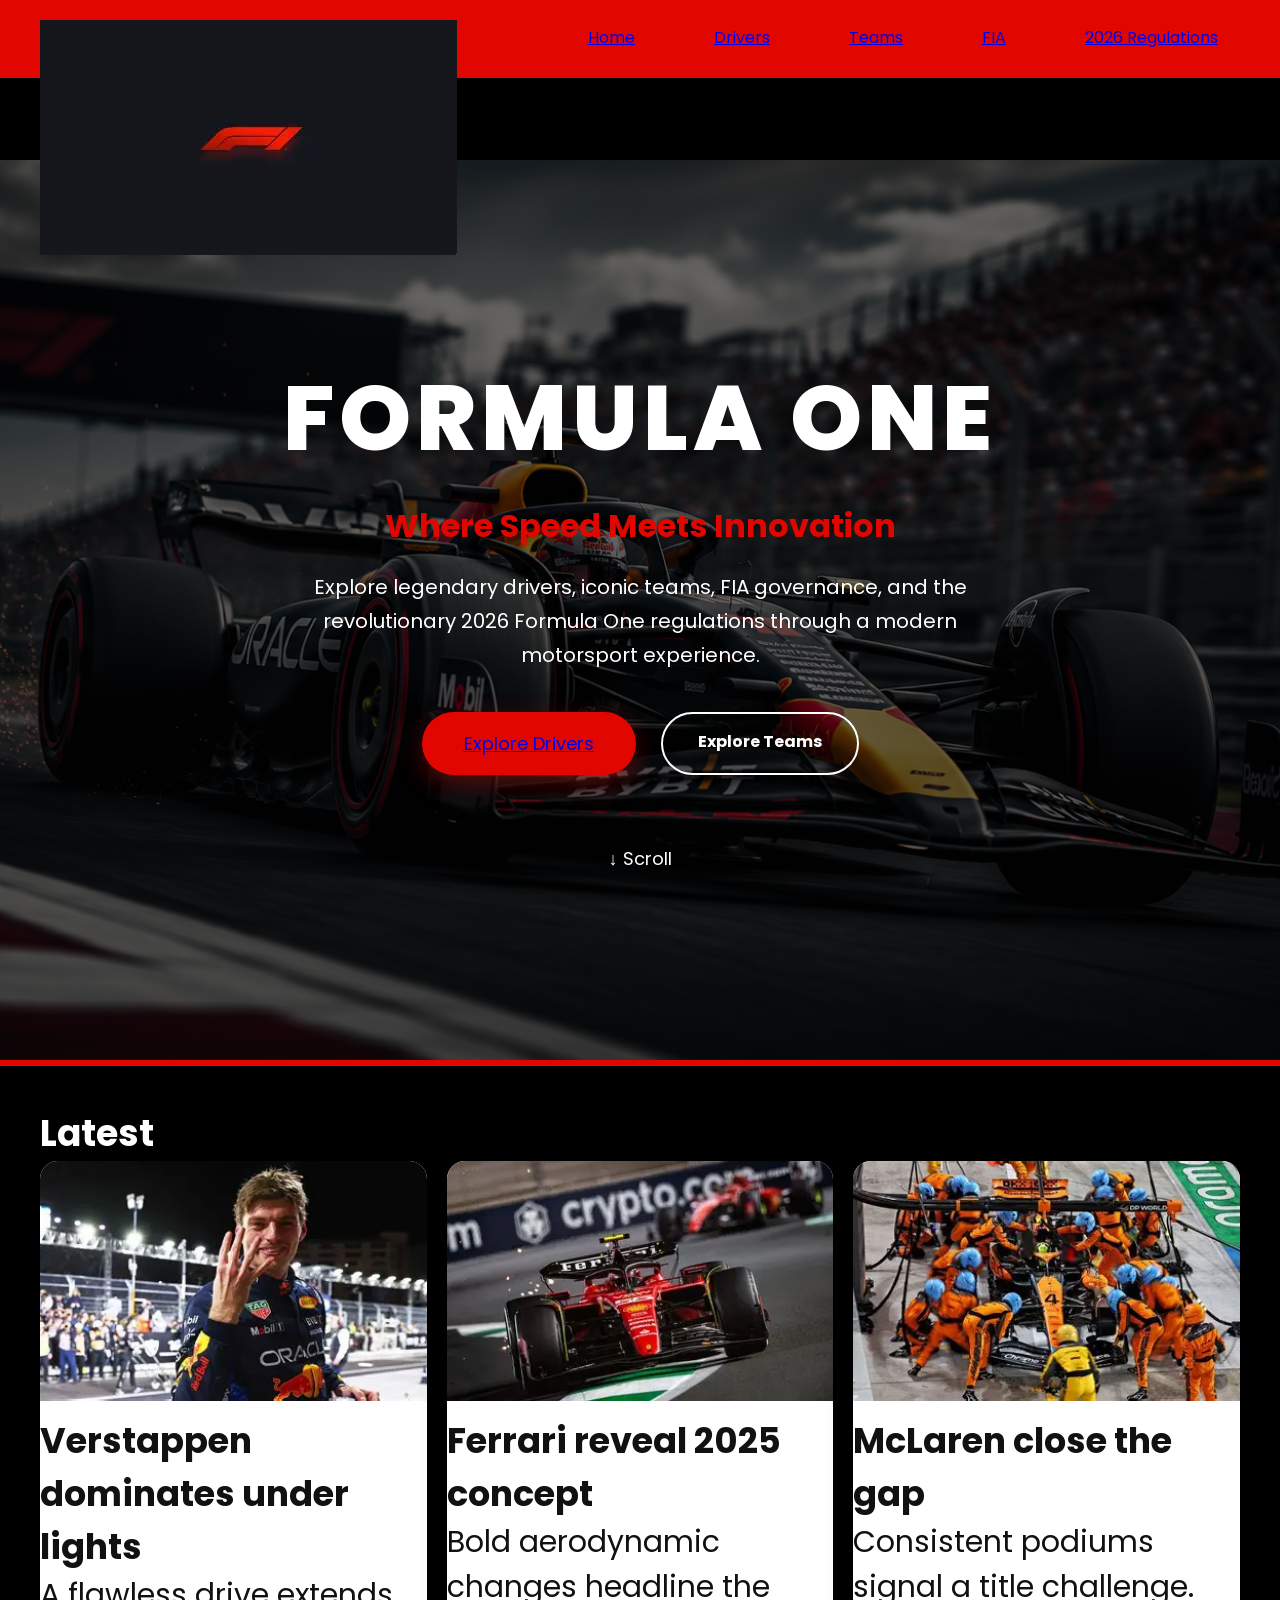
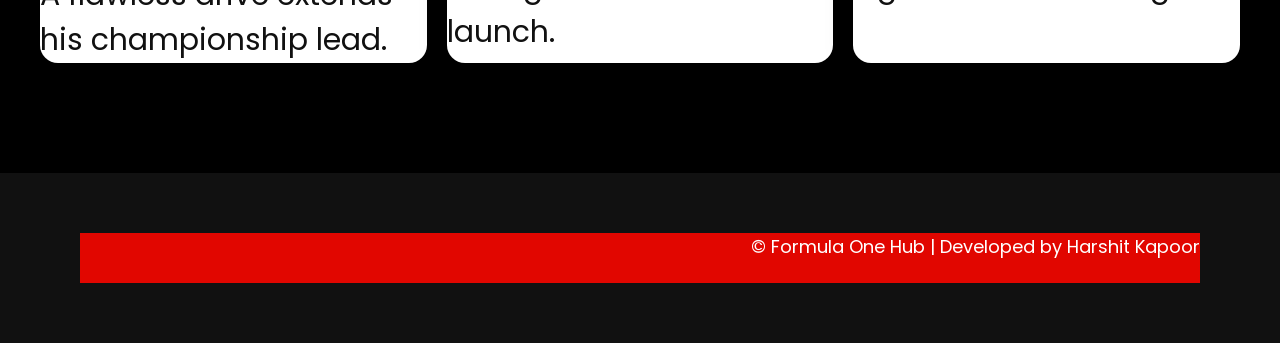
<file: index.html>
<!DOCTYPE html>
<html lang="en">
<head>
<meta charset="UTF-8">
<link rel="preconnect" href="https://fonts.googleapis.com">
<link rel="preconnect" href="https://fonts.gstatic.com" crossorigin>

<link href="https://fonts.googleapis.com/css2?family=Poppins:wght@300;400;500;600;700&display=swap" rel="stylesheet">
<title>Formula 1 | Home</title>
<link rel="icon" type="image/png" href="images/f1-logo.png">
<link rel="stylesheet" href="css/base.css">
<link rel="stylesheet" href="css/home.css">
</head>
<body>
<div class="red-divider"></div>
<nav class="navbar">
    <div class="logo">
        <a href="index.html">
            <img src="images/f1-logo.png" alt="F1 Logo">
        </a>
    </div>

    <ul class="nav-links">
        <li><a href="index.html">Home</a></li>
        <li><a href="drivers.html">Drivers</a></li>
        <li><a href="teams.html">Teams</a></li>
        <li><a href="fia.html">FIA</a></li>
        <li><a href="fia2026.html">2026 Regulations</a></li>
    </ul>
</nav>
<div class="red-divider"></div>
<section class="hero">

    <div class="hero-overlay">

        <h1>FORMULA ONE</h1>

        <h2>Where Speed Meets Innovation</h2>

        <p>
            Explore legendary drivers, iconic teams, FIA governance, and the revolutionary 2026 Formula One regulations through a modern motorsport experience.
        </p>

        <div class="hero-buttons">

            <a href="drivers.html" class="btn-primary">
                Explore Drivers
            </a>

            <a href="teams.html" class="btn-secondary">
                Explore Teams
            </a>

        </div>

        <div class="scroll-down">

            ↓ Scroll

        </div>

    </div>

</section>
<div class="red-divider"></div>
<section class="home-news">
  <h2>Latest</h2>

  <div class="news-grid">

    <div class="news-card">
      <img src="images/Max Verstppen Quali.png" alt="Verstappen">
      <div class="news-text">
        <h3>Verstappen dominates under lights</h3>
        <p>A flawless drive extends his championship lead.</p>
      </div>
    </div>

    <div class="news-card">
      <img src="images/Ferrari new concept.png" alt="Ferrari">
      <div class="news-text">
        <h3>Ferrari reveal 2025 concept</h3>
        <p>Bold aerodynamic changes headline the launch.</p>
      </div>
    </div>

    <div class="news-card">
      <img src="images/Mclaren F1.png" alt="McLaren">
      <div class="news-text">
        <h3>McLaren close the gap</h3>
        <p>Consistent podiums signal a title challenge.</p>
      </div>
    </div>

  </div>
</section>
<footer>
  <div class="divider"> © Formula One Hub | Developed by Harshit Kapoor </div>
</footer>
</body>
</html>
</file>
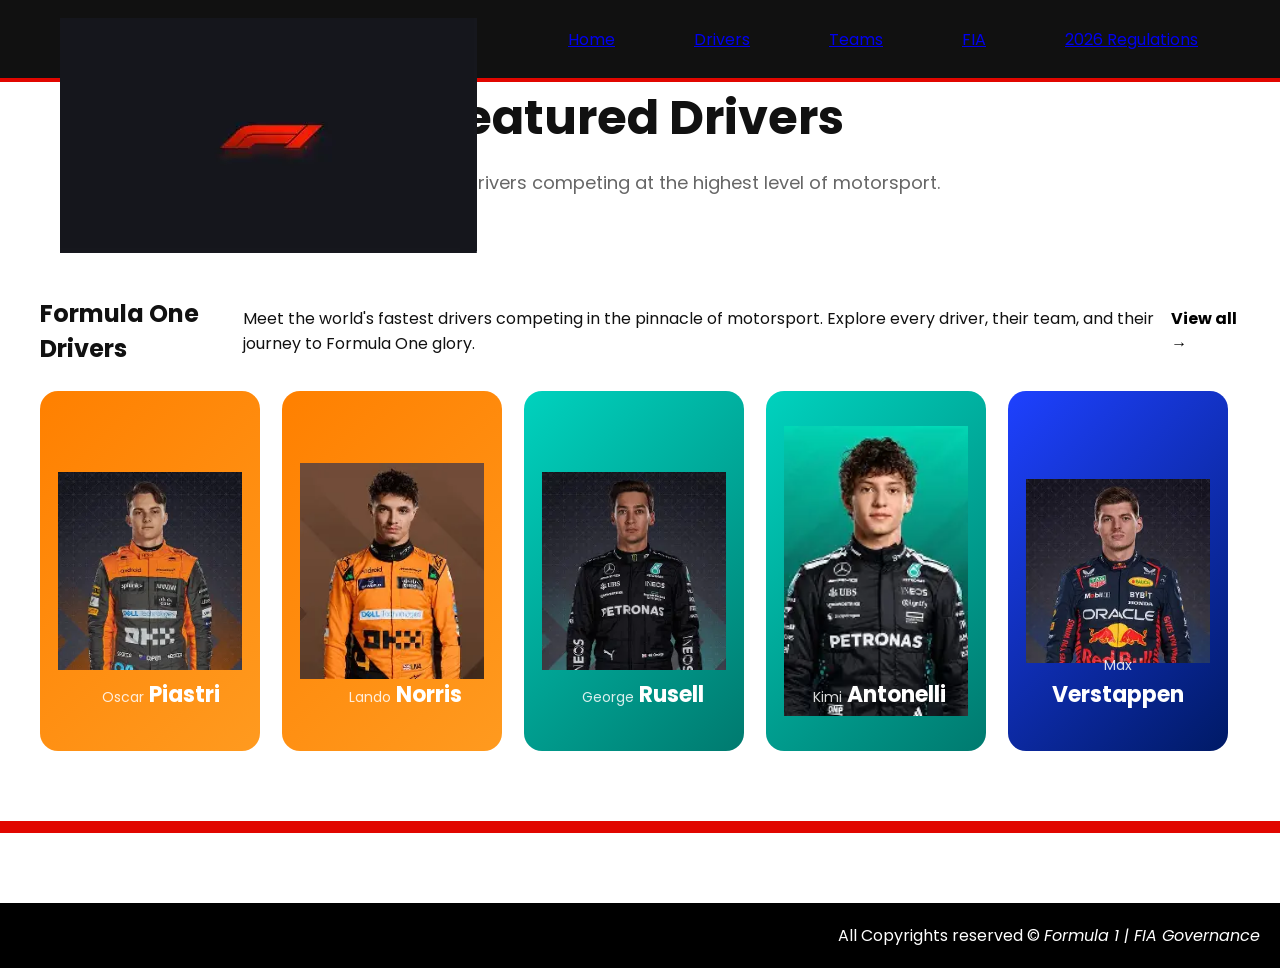
<file: drivers.html>
<!DOCTYPE html>
<html>
<head>
<title>Drivers</title>
<link rel="preconnect" href="https://fonts.googleapis.com">
<link rel="preconnect" href="https://fonts.gstatic.com" crossorigin>

<link href="https://fonts.googleapis.com/css2?family=Poppins:wght@300;400;500;600;700&display=swap" rel="stylesheet">
<link rel="icon" type="image/png" href="images/f1-logo.png">
<link rel="stylesheet" href="css/base.css">
<link rel="stylesheet" href="css/drivers.css">
</head>
<body>
 <div class="red-divider">
  <nav class="navbar">
    <div class="logo">
        <a href="index.html">
            <img src="images/f1-logo.png" alt="F1 Logo">
        </a>
    </div>

    <ul class="nav-links">
        <li><a href="index.html">Home</a></li>
        <li><a href="drivers.html" class="active">Drivers</a></li>
        <li><a href="teams.html">Teams</a></li>
        <li><a href="fia.html">FIA</a></li>
        <li><a href="fia2026.html">2026 Regulations</a></li>
    </ul>
</nav>
 </div>

<section class="section-heading">

    <h2>Featured Drivers</h2>

    <p>
        Meet the elite drivers competing at the highest level of motorsport.
    </p>

</section>
<section class="drivers-section">
  <div class="drivers-header">
     <h1>Formula One Drivers</h1>

  <p>
    Meet the world's fastest drivers competing in the pinnacle of motorsport.
    Explore every driver, their team, and their journey to Formula One glory.
  </p>
    <a href="drivers.html" class="view-all">View all →</a>
  </div>

  <div class="drivers-row">

  <div class="driver-card mclaren">
    <div class="driver-img">
      <img src="images/Oscar Piastri.png">
    </div>
    <div class="driver-name">
      <span class="first">Oscar</span>
      <span class="last">Piastri</span>
    </div>
  </div>

  <div class="driver-card mclaren">
    <div class="driver-img">
      <img src="images/Lando Norris.png">
    </div>
    <div class="driver-name">
      <span class="first">Lando</span>
      <span class="last">Norris</span>
    </div>
  </div>

  <div class="driver-card mercedes">
    <div class="driver-img">
      <img src="images/George Rusell.png">
    </div>
    <div class="driver-name">
      <span class="first">George</span>
      <span class="last">Rusell</span>
    </div>
  </div>

  <div class="driver-card mercedes">
    <div class="driver-img">
      <img src="images/Kimi Antonelli.png">
    </div>
    <div class="driver-name">
      <span class="first">Kimi</span>
      <span class="last">Antonelli</span>
    </div>
  </div>

  <div class="driver-card redbull">
    <div class="driver-img">
      <img src="images/Max Verstappen.png">
    </div>
    <div class="driver-name">
      <span class="first">Max</span>
      <span class="last">Verstappen</span>
    </div>
  </div>

  <div class="driver-card redbull">
    <div class="driver-img">
      <img src="images/Yuki Tsunoda.png" alt="Yuki Tsunoda">
    </div>
    <div class="driver-name">
      <span>Yuki</span>
      <strong>Tsunoda</strong>
    </div>
  </div>

  <div class="driver-card ferrari">
    <div class="driver-img">
      <img src="images/Charles Leclerc.png" alt="Charles Leclerc">
    </div>
    <div class="driver-name">
      <span>Charles</span>
      <strong>Leclerc</strong>
    </div>
  </div>
  </div>   
</section> 
<div class="red-divider"></div> 
<footer>
  <div class="divider">All Copyrights reserved &copy; <em>Formula 1 | FIA Governance</em> </div>
</footer>
</body>
</html>
</file>
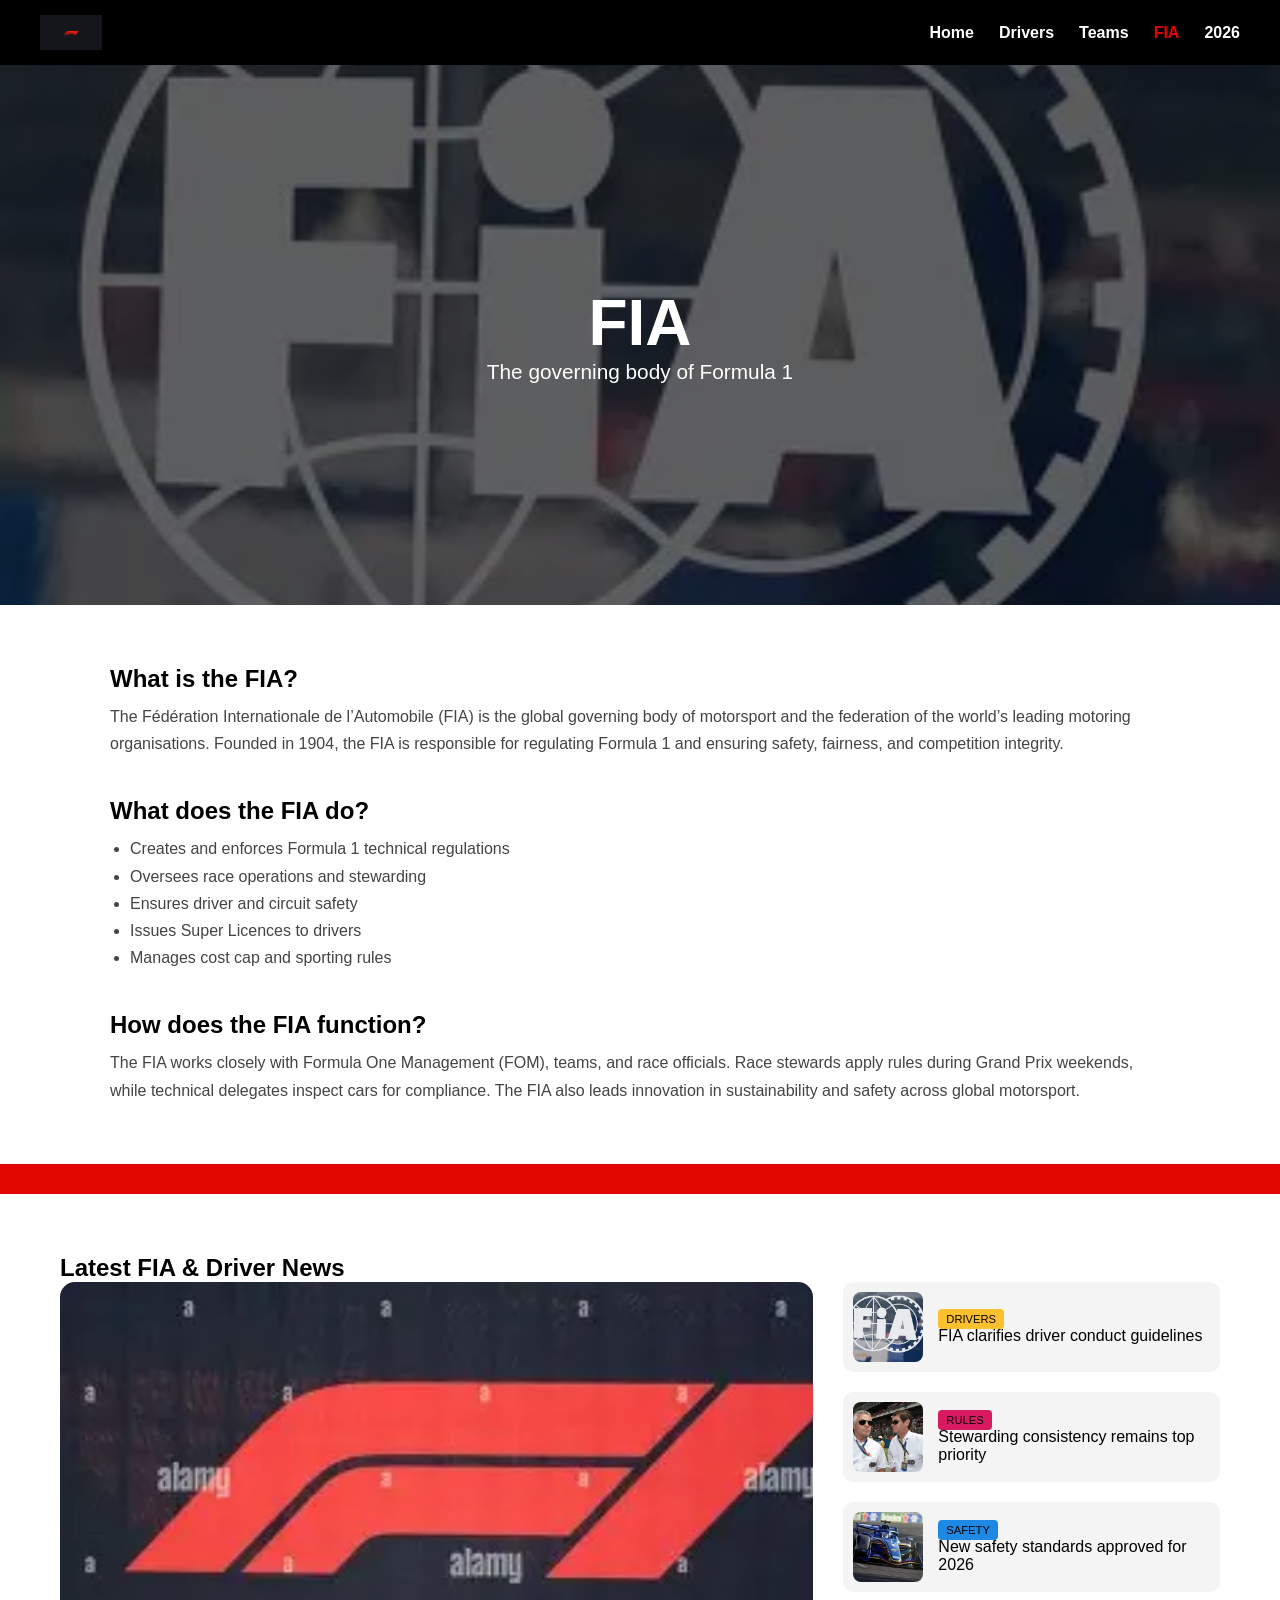
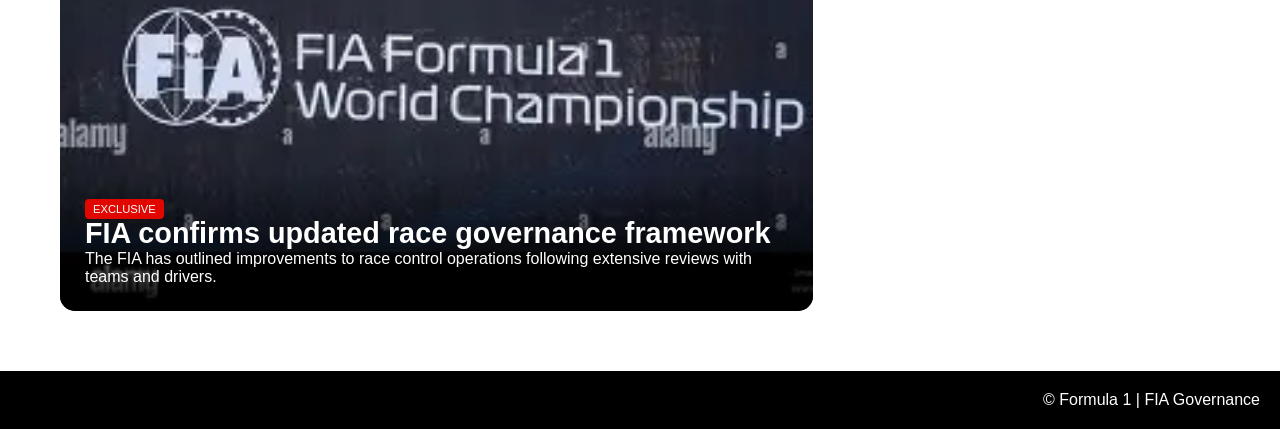
<file: fia.html>
<!DOCTYPE html>
<html lang="en">
<head>
  <meta charset="UTF-8">
  <title>FIA | Formula 1</title>
  <link rel="preconnect" href="https://fonts.googleapis.com">
<link rel="preconnect" href="https://fonts.gstatic.com" crossorigin>

<link href="https://fonts.googleapis.com/css2?family=Poppins:wght@300;400;500;600;700&display=swap" rel="stylesheet">
  <link rel="stylesheet" href="css/fia.css">
  <link rel="icon" type="image/png" href="images/f1-logo.png">
</head>
<body>

<!-- NAVBAR (reuse your existing one) -->
<nav class="navbar">
  <img src="images/f1-logo.png" class="logo">
  <ul>
    <li><a href="index.html">Home</a></li>
    <li><a href="drivers.html">Drivers</a></li>
    <li><a href="teams.html">Teams</a></li>
    <li><a href="fia.html" class="active">FIA</a></li>
    <li><a href="fia2026.html">2026</a></li>
  </ul>
</nav>

<!-- FIA HERO -->
<section class="fia-hero">
  <div class="fia-overlay">
    <h1>FIA</h1>
    <p>The governing body of Formula 1</p>
  </div>
</section>

<!-- FIA INFO -->
<section class="fia-info">
  <h2>What is the FIA?</h2>
  <p>
    The Fédération Internationale de l’Automobile (FIA) is the global governing body
    of motorsport and the federation of the world’s leading motoring organisations.
    Founded in 1904, the FIA is responsible for regulating Formula 1 and ensuring
    safety, fairness, and competition integrity.
  </p>

  <h2>What does the FIA do?</h2>
  <ul>
    <li>Creates and enforces Formula 1 technical regulations</li>
    <li>Oversees race operations and stewarding</li>
    <li>Ensures driver and circuit safety</li>
    <li>Issues Super Licences to drivers</li>
    <li>Manages cost cap and sporting rules</li>
  </ul>

  <h2>How does the FIA function?</h2>
  <p>
    The FIA works closely with Formula One Management (FOM), teams, and race officials.
    Race stewards apply rules during Grand Prix weekends, while technical delegates
    inspect cars for compliance. The FIA also leads innovation in sustainability
    and safety across global motorsport.
  </p>
</section>

<!-- DIVIDER -->
<div class="red-divider"></div>

<!-- FIA NEWS -->
<section class="fia-news">
  <h2>Latest FIA & Driver News</h2>

  <div class="news-layout">
    
    <!-- MAIN STORY -->
    <div class="news-main">
      <img src="images/FIA Guidelines.png" alt="FIA News">
      <div class="news-text">
        <span class="tag">EXCLUSIVE</span>
        <h3>FIA confirms updated race governance framework</h3>
        <p>
          The FIA has outlined improvements to race control operations
          following extensive reviews with teams and drivers.
        </p>
      </div>
    </div>

    <!-- SIDE NEWS -->
    <div class="news-side">

      <div class="news-card">
        <img src="images/FIA.png">
        <div>
          <span class="tag yellow">DRIVERS</span>
          <p>FIA clarifies driver conduct guidelines</p>
        </div>
      </div>

      <div class="news-card">
        <img src="images/FIA stewards.png">
        <div>
          <span class="tag pink">RULES</span>
          <p>Stewarding consistency remains top priority</p>
        </div>
      </div>

      <div class="news-card">
        <img src="images/FIA 2026.png">
        <div>
          <span class="tag blue">SAFETY</span>
          <p>New safety standards approved for 2026</p>
        </div>
      </div>

    </div>
  </div>
</section>

<footer>
  <p>© Formula 1 | FIA Governance</p>
</footer>

</body>
</html>
</file>
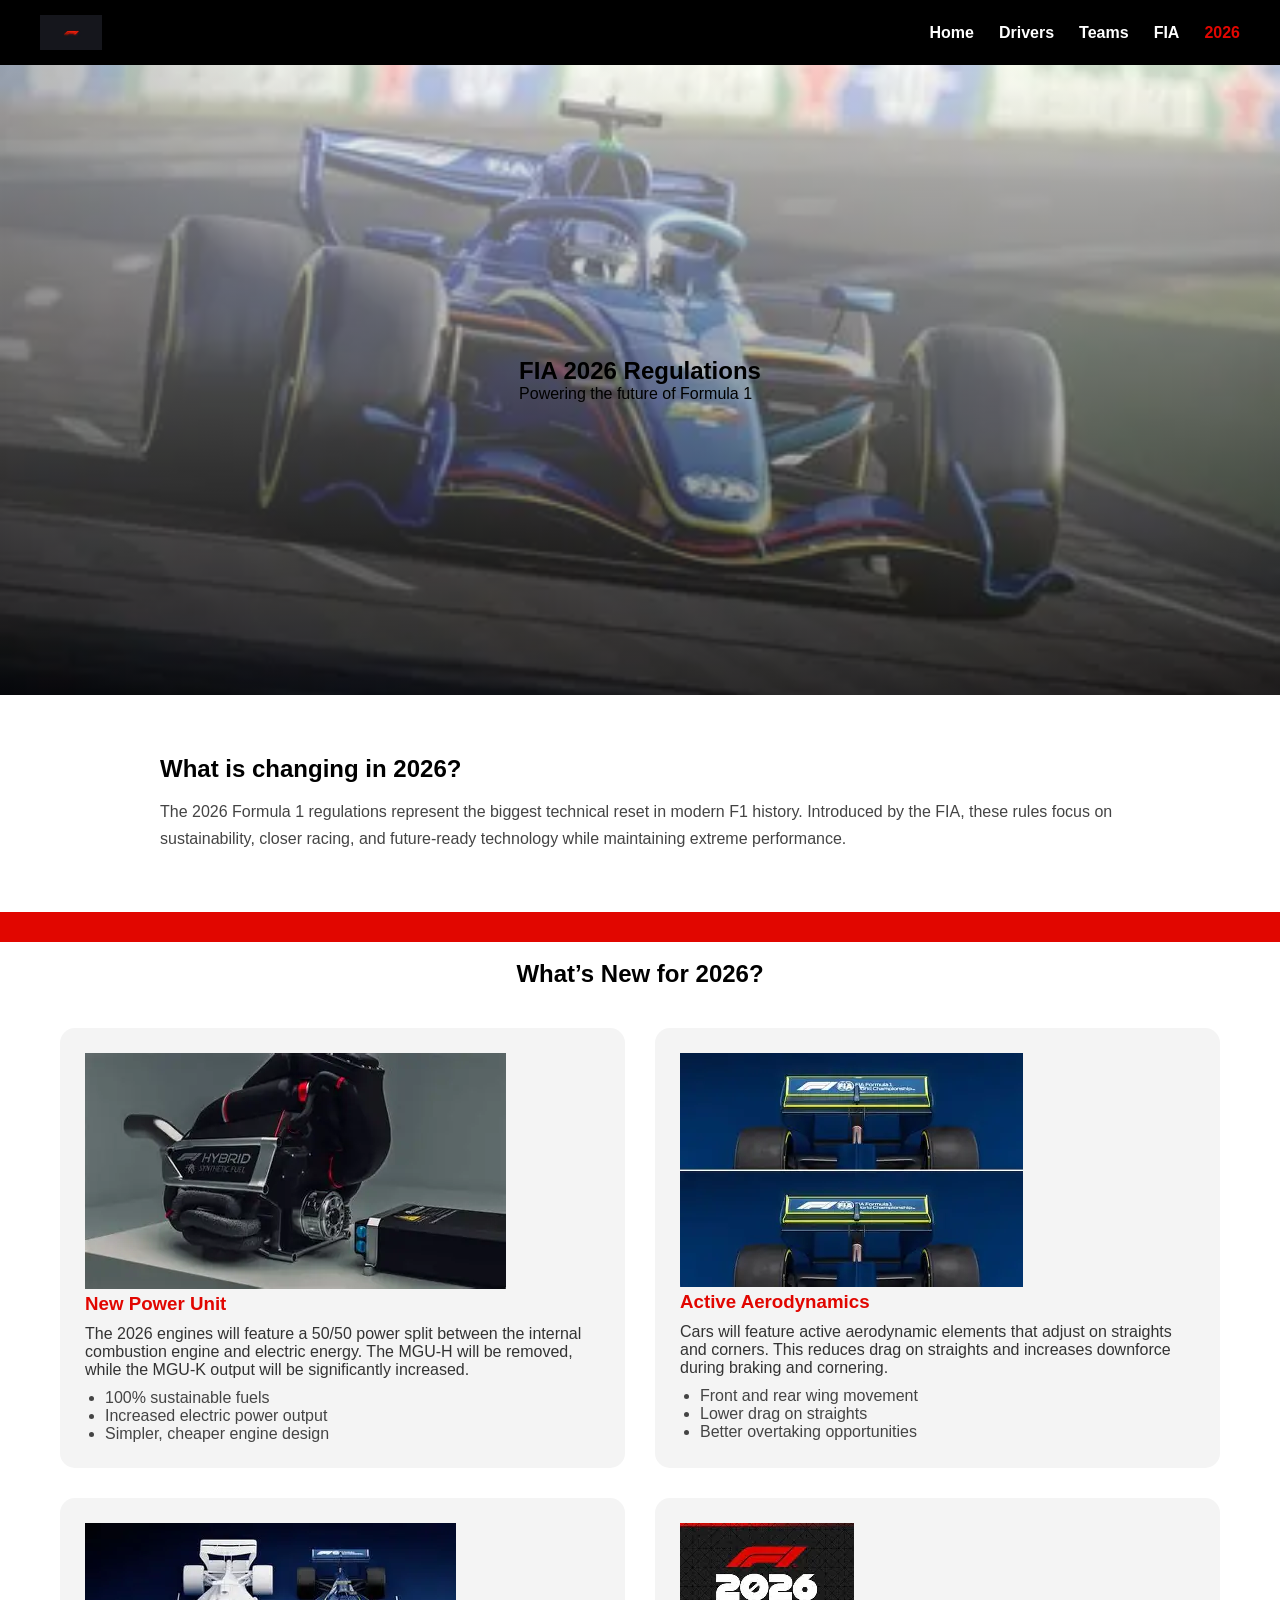
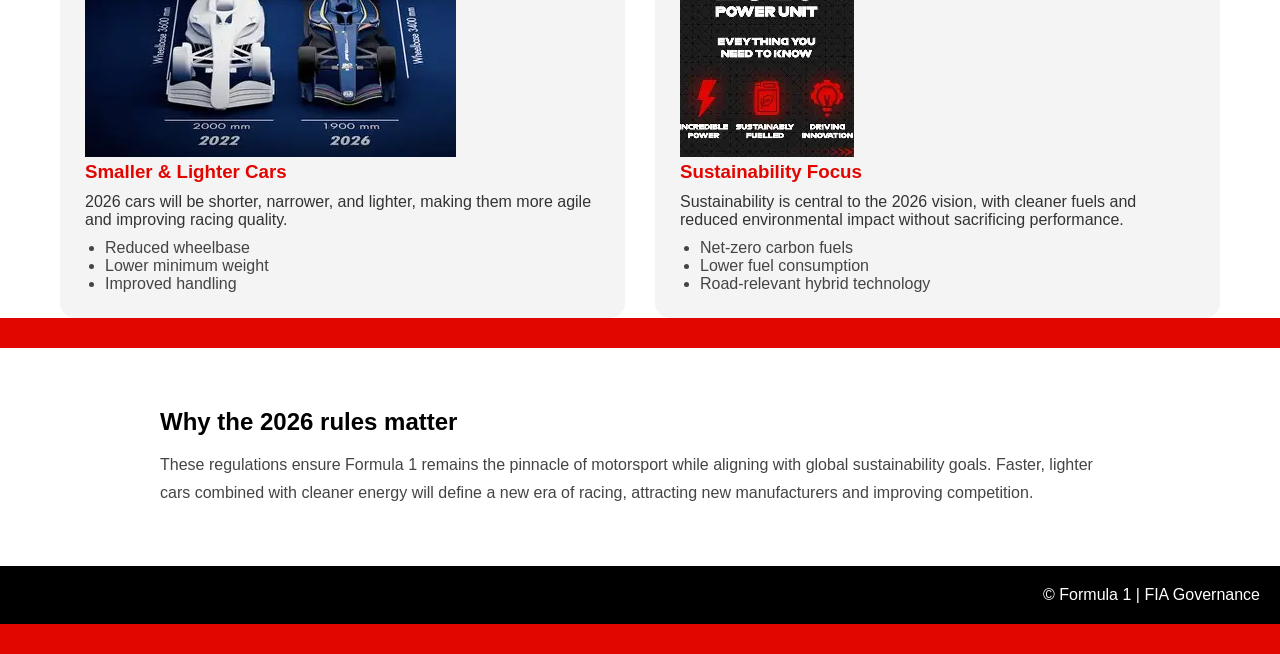
<file: fia2026.html>
<!DOCTYPE html>
<html lang="en">
<head>
  <meta charset="UTF-8">
  <title>FIA 2026 Regulations | Formula 1</title>
  <link rel="preconnect" href="https://fonts.googleapis.com">
<link rel="preconnect" href="https://fonts.gstatic.com" crossorigin>

<link href="https://fonts.googleapis.com/css2?family=Poppins:wght@300;400;500;600;700&display=swap" rel="stylesheet">
  <link rel="icon" type="image/png" href="images/f1-logo.png">
  <link rel="stylesheet" href="css/fia2026.css">
</head>
<body>

<!-- NAVBAR -->
<nav class="navbar">
  <img src="images/f1-logo.png" class="logo">
  <ul>
    <li><a href="index.html">Home</a></li>
    <li><a href="drivers.html">Drivers</a></li>
    <li><a href="teams.html">Teams</a></li>
    <li><a href="fia.html">FIA</a></li>
    <li><a href="fia2026.html" class="active">2026</a></li>
  </ul>
</nav>

<!-- HERO -->
<section class="fia-hero">
  <div class="fia-overlay">
    <h1>FIA 2026 Regulations</h1>
    <p>Powering the future of Formula 1</p>
  </div>
</section>
</div>

<!-- INTRO -->
<section class="intro">
  <h2>What is changing in 2026?</h2>
  <p>
    The 2026 Formula 1 regulations represent the biggest technical reset in modern F1 history.
    Introduced by the FIA, these rules focus on sustainability, closer racing, and future-ready technology
    while maintaining extreme performance.
  </p>
</section>

<div class="divider"></div><br>

<!-- WHAT'S NEW -->
<section class="whats-new">
  <h2>What’s New for 2026?</h2>

  <div class="reg-grid">

    <!-- ENGINE -->
    <div class="reg-card">
      <div class="reg-media">
        <img src="images/New Power Unit.png">
      </div>
      <h3>New Power Unit</h3>
      <p>
        The 2026 engines will feature a 50/50 power split between the internal combustion engine
        and electric energy. The MGU-H will be removed, while the MGU-K output will be significantly increased.
      </p>
      <ul>
        <li>100% sustainable fuels</li>
        <li>Increased electric power output</li>
        <li>Simpler, cheaper engine design</li>
      </ul>
    </div>

    <!-- AERODYNAMICS -->
    <div class="reg-card">
      <div class="reg-media">
        <img src="images/Active Aero.png">
      </div>
      <h3>Active Aerodynamics</h3>
      <p>
        Cars will feature active aerodynamic elements that adjust on straights and corners.
        This reduces drag on straights and increases downforce during braking and cornering.
      </p>
      <ul>
        <li>Front and rear wing movement</li>
        <li>Lower drag on straights</li>
        <li>Better overtaking opportunities</li>
      </ul>
    </div>

    <!-- CHASSIS -->
    <div class="reg-card">
      <div class="reg-media">
        <img src="images/Smaller and lighter cars.png">
      </div>
      <h3>Smaller & Lighter Cars</h3>
      <p>
        2026 cars will be shorter, narrower, and lighter, making them more agile and improving racing quality.
      </p>
      <ul>
        <li>Reduced wheelbase</li>
        <li>Lower minimum weight</li>
        <li>Improved handling</li>
      </ul>
    </div>

    <!-- ECO -->
    <div class="reg-card">
      <div class="reg-media">
        <img src="images/sustainability.png">
      </div>
      <h3>Sustainability Focus</h3>
      <p>
      Sustainability is central to the 2026 vision, with cleaner fuels and reduced environmental impact
        without sacrificing performance.
      </p>
      <ul>
        <li>Net-zero carbon fuels</li>
        <li>Lower fuel consumption</li>
        <li>Road-relevant hybrid technology</li>
      </ul>
    </div>
  </section>

    <div class="divider"></div>

    <!-- WHY IT MATTERS -->
  <section class="impact">
  <h2>Why the 2026 rules matter</h2>
      <p>
      These regulations ensure Formula 1 remains the pinnacle of motorsport while aligning with global
      sustainability goals. Faster, lighter cars combined with cleaner energy will define a new era of racing,
      attracting new manufacturers and improving competition.
      </p>
    </section>
  </div>
</section>
    
    <footer>
      <p>© Formula 1 | FIA Governance</p>
    </footer>

  <div class="footer-divider"></div>
  </body>
  </html>
</file>
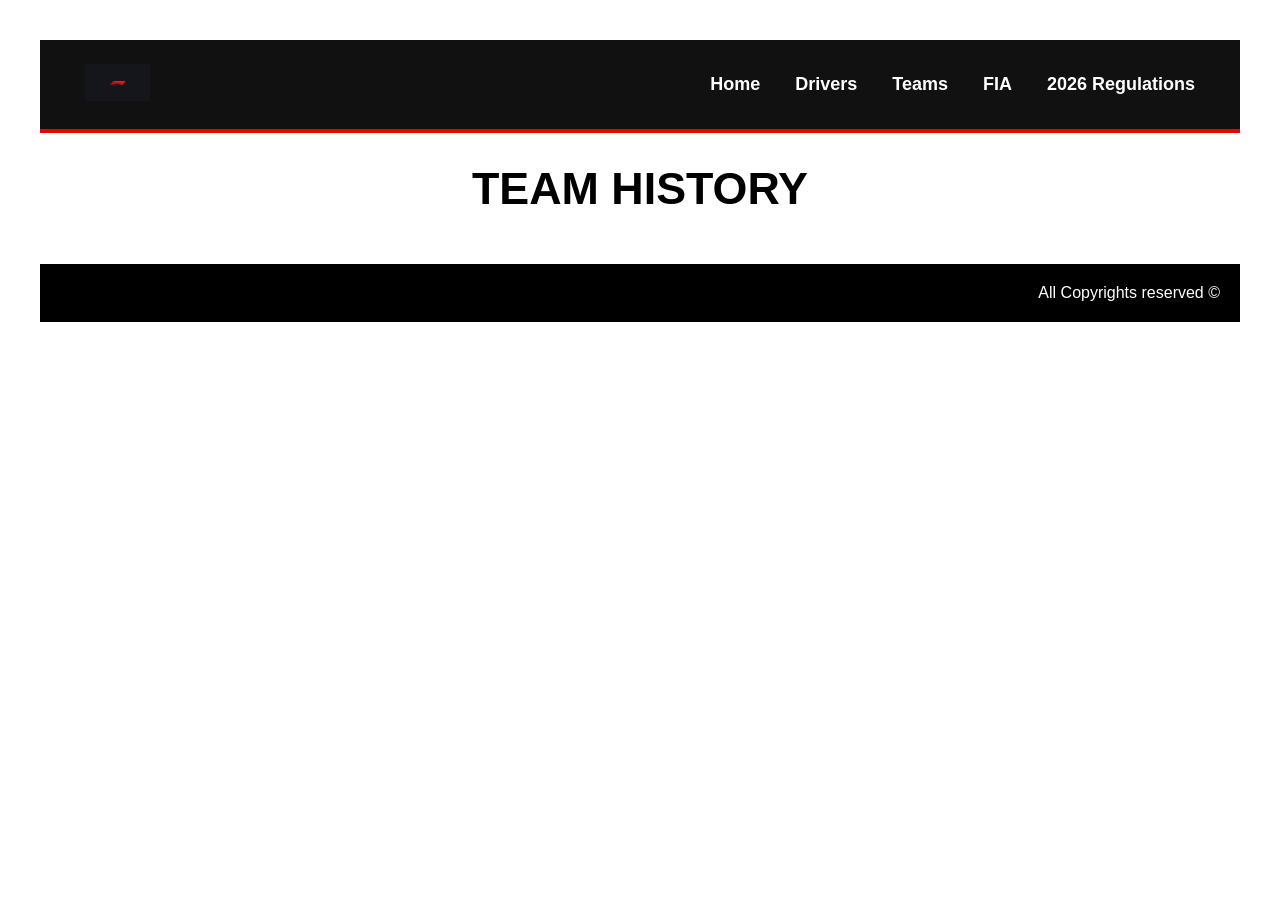
<file: team-history.html>
<!DOCTYPE html>
<html lang="en">
<head>
<meta charset="UTF-8">
<title>F1 Team History</title>
<link rel="preconnect" href="https://fonts.googleapis.com">
<link rel="preconnect" href="https://fonts.gstatic.com" crossorigin>

<link href="https://fonts.googleapis.com/css2?family=Poppins:wght@300;400;500;600;700&display=swap" rel="stylesheet">
<link rel="icon" type="image/png" href="images/f1-logo.png">
<link rel="stylesheet" href="css/team-history.css">
</head>
<body>
<div class="red-divider">
<nav class="navbar">
    <div class="logo">
        <a href="index.html">
            <img src="images/f1-logo.png" alt="F1 Logo">
        </a>
    </div>

    <ul class="nav-links">
        <li><a href="index.html">Home</a></li>
        <li><a href="drivers.html">Drivers</a></li>
        <li><a href="teams.html">Teams</a></li>
        <li><a href="fia.html">FIA</a></li>
        <li><a href="fia2026.html">2026 Regulations</a></li>
    </ul>
</nav>
</div>
<h1 class="page-title">TEAM HISTORY</h1>

<!-- RED BULL -->
<section id="redbull" class="team-history">
  <img src="images/Red Bull F1 car.png" alt="Red Bull Car">
  <div class="history-text">
    <h2>Red Bull Racing</h2>
    <p>
      Red Bull Racing, established in 2005, has become one of the most successful teams in Formula 1, winning multiple championships and achieving significant milestones.<br>
      <p><h2>Formation and Early Years</h2>
    Red Bull Racing was formed in late 2004 when the energy drink company Red Bull purchased the Jaguar Racing team from Ford for a symbolic price of $1, along with a commitment to invest $400 million over three years. The team made its debut in the 2005 Formula 1 season under the management of Christian Horner, who has led the team since its inception. Initially, Red Bull used Cosworth engines in 2005 and switched to Ferrari engines in 2006.</p><br>
    <p><h2>Rise to Dominance</h2>
    The team's breakthrough came in 2009 when Sebastian Vettel, a product of the Red Bull Junior Team, joined the team. The introduction of the RB5 chassis, designed by Adrian Newey, marked the beginning of a successful era. Red Bull Racing won its first Constructors' and Drivers' Championships in 2010, with Vettel securing the title. This success continued with consecutive championship wins in 2011, 2012, and 2013, making Red Bull the first Austrian team to achieve such a feat.</p><br>
    </p>
  </div>
</section>

<!-- FERRARI -->
<section id="ferrari" class="team-history">
  <img src="images/Ferrari F1 car.png" alt="Ferrari Car">
  <div class="history-text">
    <h2>Ferrari</h2>
    <p>
      <p>Scuderia Ferrari, founded in 1929, is the oldest and most successful team in Formula 1 history, known for its iconic prancing horse logo and passionate fanbase.</p><br>
<p><h2>Founding and Early Years</h2><br>
Scuderia Ferrari was established by Enzo Ferrari in 1929 to manage the racing activities of Alfa Romeo. Initially, the team raced Alfa Romeo cars until 1947, when Ferrari began producing its own vehicles. The team quickly gained recognition, with its first major victory occurring in the 1947 Rome Grand Prix with the Ferrari 125S.</p>
<p><h2>Entry into Formula 1</h2><br>
Ferrari entered the inaugural Formula 1 World Championship in 1950, competing in its second race. The team achieved its first championship win in 1951 at the British Grand Prix, thanks to driver José Froilán González. The 1950s were marked by the dominance of Alberto Ascari, who won the 1952 and 1953 championships, solidifying Ferrari's reputation in the sport.</p><br>
<h2>Golden Era and Challenges</h2><br>
<p>The 1960s brought both triumphs and tragedies. The team faced challenges with the rise of British teams but managed to secure championships with drivers like Phil Hill and John Surtees. However, the decade was marred by accidents, including the deaths of several drivers.</p><br>
<h2>Modern Era and Schumacher's Dominance</h2><br> 
<p>The late 1990s and early 2000s marked a golden era for Ferrari, particularly with the signing of Michael Schumacher in 1996. Schumacher led the team to five consecutive drivers' championships from 2000 to 2004 and helped Ferrari secure six consecutive constructors' championships during that period.</p><br>  
    </p>
  </div>
</section>

<!-- MERCEDES -->
<section id="mercedes" class="team-history">
  <img src="images/Mercedes F1 car.png" alt="Mercedes Car">
  <div class="history-text">
    <h2>Mercedes</h2>
    <p>
    <p>The Mercedes Formula 1 team, known as the "Silver Arrows," has a rich history in motorsport, marked by significant successes and a legacy that dates back to the 1950s.</p><br>
<p><h2>Early Years and Initial Success (1954-1955)</h2><br>
Mercedes-Benz made its debut in Formula One in 1954, quickly establishing itself as a dominant force. The team was led by legendary driver Juan Manuel Fangio, who won the first race at the 1954 French Grand Prix and went on to secure the Drivers' Championship that year. Fangio repeated this success in 1955, contributing to Mercedes' reputation as a formidable competitor. However, following the tragic 1955 Le Mans disaster, where a catastrophic crash resulted in numerous fatalities, Mercedes withdrew from motorsport entirely, halting its F1 activities until the 1990s.</p>
<p><h2>Return to Formula One (1994-2009)</h2><br>
Mercedes returned to Formula One in 1994 as an engine supplier in partnership with Ilmor, a British engineering company. This collaboration saw Mercedes engines power the McLaren team, leading to significant success, including one Constructors' Championship and three Drivers' Championships between 1994 and 2009. The partnership ended in 2009, and Mercedes acquired the Brawn GP team, which had won both championships in its debut season.</p><br>
<h2>Key Achievements</h2><br>
<p><h4>Drivers' Championships:</h4> Mercedes drivers have won a total of seven titles during the turbo-hybrid era, with Lewis Hamilton and Nico Rosberg being the prominent figures in this success.</p><br>
<p><h4>Constructors' Championships:</h4> The team has secured eight consecutive Constructors' titles, showcasing its dominance in the sport.</p><br>
<p><h4>Legacy of the Silver Arrows:</h4> The nickname "Silver Arrows" reflects the team's historical racing livery and its legacy of excellence in motorsport, dating back to the 1930s when Mercedes dominated European racing.</p><br>
    </p>
  </div>
</section>

</body>
</html>

<!-- MCLAREN -->
<section id="mclaren" class="team-history">
  <img src="images/Mclaren F1 car.png" alt="Mclaren Car">
  <div class="history-text">
    <h2>Mclaren</h2>
    <p>
      <p>Founded in 1963 by Bruce McLaren, the McLaren F1 team is one of the most successful and storied teams in Formula 1 history, with numerous championships and legendary drivers.</p><br>
<p><h2>Early Years and Founding</h2><br>
<h4>Foundation:</h4> McLaren Racing was established in 1963 by New Zealander Bruce McLaren. The team initially competed in sports car racing before entering Formula 1 in 1966.<br>
<h4>First Victory:</h4> McLaren achieved its first Grand Prix win at the 1968 Belgian Grand Prix, marking the beginning of its competitive presence in F1.<br>
</p>
<p><h2>Key Achievements</h2><br>
<h4>Championships:</h4> McLaren has won 12 Drivers' Championships and 8 Constructors' Championships, making it one of the most successful teams in the sport's history.<br>
<h4>Notable Drivers:</h4> The team has been home to some of the greatest drivers in F1 history, including Ayrton Senna, Alain Prost, Niki Lauda, and Lewis Hamilton. Senna and Prost's rivalry in the late 1980s is particularly famous, with the duo winning multiple championships for McLaren.</p><br>
<p><h2>Challanges and Resilience</h2><br>
<h4>Scandals and Setbacks:</h4> The team faced challenges, including the "Spygate" scandal in 2007, which resulted in a significant fine and loss of points. Despite this, McLaren bounced back to win the Drivers' Championship with Hamilton in 2008.<br>
<h4>Recent Years:</h4> After a difficult period with Honda engines from 2015 to 2018, McLaren re-established itself as a competitive team, securing podium finishes and returning to the upper midfield of the grid.</p><br>
<h2>Legacy</h2><br> 
<p><h4>Cultural Impact:</h4> McLaren's impact on Formula 1 extends beyond its successes on the track. The team has been involved in various technological innovations and has a strong brand presence in motorsport culture.<br>
<h4>Current Status:</h4> As of recent seasons, McLaren continues to compete at a high level, with drivers like Lando Norris and Oscar Piastri showing promise for the future.<br> 
McLaren's rich history is a testament to its resilience, innovation, and competitive spirit, making it a cornerstone of Formula 1 racing.</p><br>  
    </p>
  </div>
</section>

<!-- ASTON MARTIN -->
<section id="aston" class="team-history">
  <img src="images/Aston Martin F1 car.png" alt="Mclaren Car">
  <div class="history-text">
    <h2>Aston Martin</h2>
    <p>
      <p>Aston Martin has a rich and complex history in Formula One, marked by early struggles, a brief exit, and a successful return as a constructor in 2021.</p><br>
<p><h2>Early Years (1959-1960)</h2><br>
Aston Martin first entered Formula One in 1959 with the DBR4 chassis. Despite the brand's strong reputation in sports car racing, the F1 program was underfunded and technically behind its competitors. The team struggled to score points during its initial season and continued to face challenges in 1960, leading to its withdrawal from the sport after the British Grand Prix to refocus on sports car racing.<br>
<p><h2>Rebranding and Return (2016-2020)</h2><br>
After a long absence, Aston Martin re-entered the F1 scene not as a constructor but as a title sponsor for Red Bull Racing in 2016. This partnership significantly elevated Aston Martin's profile in motorsport. The brand's return as a constructor came in 2021, following a commercial rebranding of the Racing Point F1 Team, which had been using Mercedes power units.</p><br>
<p><h2>The Stroll Era (2021-Present)</h2><br>
Under the ownership of Lawrence Stroll, a Canadian billionaire, Aston Martin aimed to establish itself as a competitive team in F1. The team adopted a new livery, transitioning from the pink of Racing Point to a traditional British racing green. The AMR21, the first car under the Aston Martin name, debuted in March 2021.<br>
In the 2023 season, the team featured a driver lineup of Fernando Alonso, a two-time world champion, and Lance Stroll, son of Lawrence Stroll. This combination aimed to leverage Alonso's experience and Stroll's growing talent to improve the team's performance.</p><br>
<h2>Conclusion</h2><br> 
<p>Aston Martin's journey in Formula One reflects a blend of historical significance and modern ambition. From its early struggles to its current status as a competitive team, Aston Martin continues to evolve in the fast-paced world of Formula One racing. The team's commitment to growth and performance positions it well for future challenges in the sport.</p><br>  
    </p>
  </div>
</section>
<footer>
  <div class="divider">All Copyrights reserved &copy;</div>
</footer>
</body>
</html>
</file>
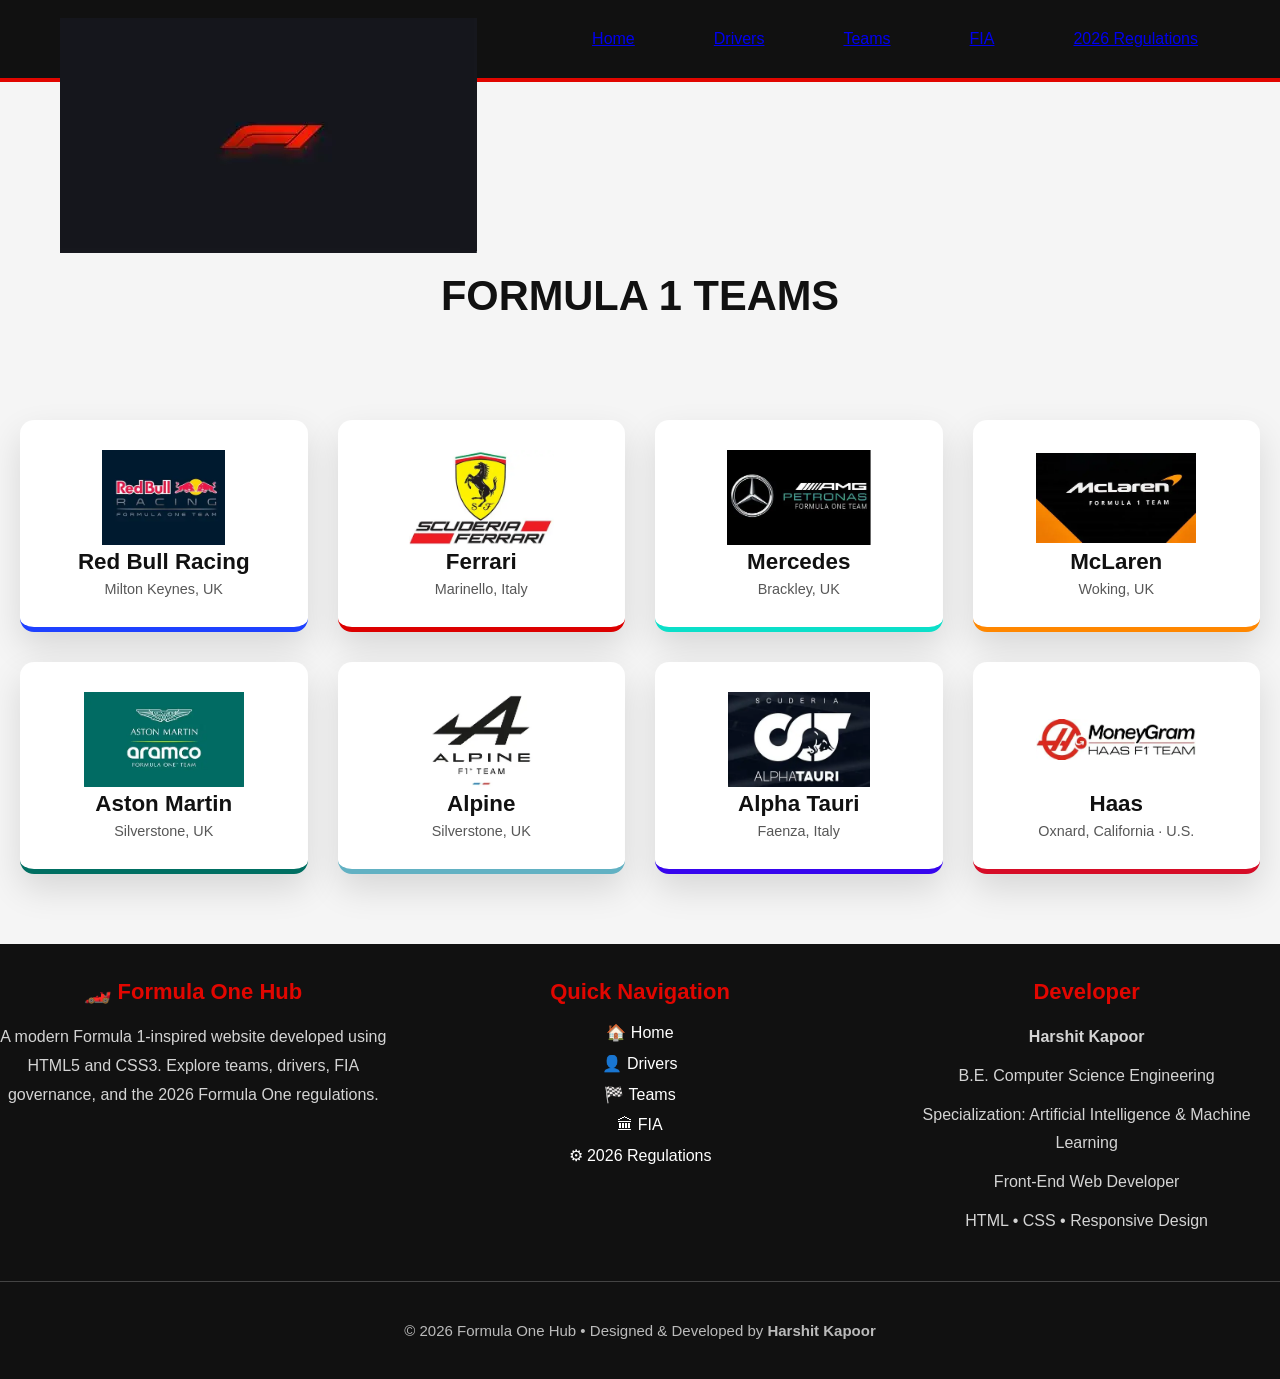
<file: teams.html>
<!DOCTYPE html>
<html lang="en">
<head>
  <meta charset="UTF-8">
  <title>F1 Teams</title>
  <link rel="preconnect" href="https://fonts.googleapis.com">
<link rel="preconnect" href="https://fonts.gstatic.com" crossorigin>

<link href="https://fonts.googleapis.com/css2?family=Poppins:wght@300;400;500;600;700&display=swap" rel="stylesheet">
  <link rel="icon" type="image/png" href="images/f1-logo.png">
  <link rel="stylesheet" href="css/base.css">
  <link rel="stylesheet" href="css/teams.css">
</head>
<body>
<div class="red-divider">
<nav class="navbar">
    <div class="logo">
        <a href="index.html">
            <img src="images/f1-logo.png" alt="F1 Logo">
        </a>
    </div>

    <ul class="nav-links">
        <li><a href="index.html">Home</a></li>
        <li><a href="drivers.html">Drivers</a></li>
        <li><a href="teams.html" class="active">Teams</a></li>
        <li><a href="fia.html">FIA</a></li>
        <li><a href="fia2026.html">2026 Regulations</a></li>
    </ul>
</nav>
</div>

<section class="teams-section">
  <h1 class="page-title">FORMULA 1 TEAMS</h1>

  <div class="teams-grid">

    <!-- TEAM CARD -->
    <div class="team-card redbull">
      <img src="images/Redbull logo.png" alt="Red Bull Racing">
      <h3>Red Bull Racing</h3>
      <p>Milton Keynes, UK</p>

      <div class="team-overlay">
        <a href="team-history.html#redbull">View History →</a>
      </div>
    </div>

    <div class="team-card ferrari">
      <img src="images/Ferrari Logo.png" alt="Ferrari">
      <h3>Ferrari</h3>
      <p>Marinello, Italy</p>

      <div class="team-overlay">
        <a href="team-history.html#ferrari">View History →</a>
      </div>
    </div>

    <div class="team-card mercedes">
      <img src="images/Mercedes logo.png" alt="Mercedes">
      <h3>Mercedes</h3>
      <p>Brackley, UK</p>

      <div class="team-overlay">
        <a href="team-history.html#mercedes">View History →</a>
      </div>
    </div>

    <div class="team-card mclaren">
      <img src="images/Mclaren Logo.png" alt="McLaren">
      <h3>McLaren</h3>
      <p>Woking, UK</p>

      <div class="team-overlay">
        <a href="team-history.html#mclaren">View History →</a>
      </div>
    </div>

    <div class="team-card aston">
      <img src="images/Aston Martin.png" alt="Aston Martin">
      <h3>Aston Martin</h3>
      <p>Silverstone, UK</p>

      <div class="team-overlay">
        <a href="team-history.html#aston">View History →</a>
      </div>
    </div>

    <div class="team-card alpine">
      <img src="images/Alpine.png" alt="Alpine">
      <h3>Alpine</h3>
      <p>Silverstone, UK</p>

      <div class="team-overlay">
        <a href="team-history.html#alpine">View History →</a>
      </div>
    </div>

    <div class="team-card alphatauri">
      <img src="images/Alpha Tauri.png" alt="Alpha Tauri">
      <h3>Alpha Tauri</h3>
      <p>Faenza, Italy</p>

      <div class="team-overlay">
        <a href="team-history.html#alphatauri">View History →</a>
      </div>
    </div>

    <div class="team-card haas">
      <img src="images/Haas logo.png" alt="Haas">
      <h3>Haas</h3>
      <p>Oxnard, California · U.S.</p>

      <div class="team-overlay">
        <a href="team-history.html#haas">View History →</a>
      </div>
    </div>
    
  </div>
  </section>

<footer>

    <div class="footer-grid">

        <!-- Project -->
        <div class="footer-column">

            <h3>🏎️ Formula One Hub</h3>

            <p>
                A modern Formula 1-inspired website developed using HTML5 and CSS3.
                Explore teams, drivers, FIA governance, and the 2026 Formula One regulations.
            </p>

        </div>

        <!-- Navigation -->
        <div class="footer-column">

            <h3>Quick Navigation</h3>

            <a href="index.html">🏠 Home</a>
            <a href="drivers.html">👤 Drivers</a>
            <a href="teams.html">🏁 Teams</a>
            <a href="fia.html">🏛 FIA</a>
            <a href="fia2026.html">⚙ 2026 Regulations</a>

        </div>

        <!-- Developer -->
        <div class="footer-column">

            <h3>Developer</h3>

            <p><strong>Harshit Kapoor</strong></p>

            <p>B.E. Computer Science Engineering</p>

            <p>Specialization: Artificial Intelligence & Machine Learning</p>

            <p>Front-End Web Developer</p>

            <p>HTML • CSS • Responsive Design</p>

        </div>

    </div>

    <hr>

    <p class="copyright">
        © 2026 Formula One Hub • Designed & Developed by <strong>Harshit Kapoor</strong>
    </p>

</footer>

</body>
</html>
</file>
<file: css/base.css>
html{
scroll-behavior:smooth;
}

*{
margin:0;
padding:0;
box-sizing:border-box;
}
body{margin:0;background:#fff;color:#111}
.page-title{text-align:center;margin:50px 0;font-size:2.6rem}
.center-text{text-align:center;font-size:1.1rem}
.nav-links a{

padding:12px 22px;

border-radius:40px;

transition:.35s;

}

.nav-links a:hover{

background:#E10600;

color:white;

}
.nav a{color:white;text-decoration:none;font-weight:bold}
.logo{

height:42px;

width:auto;

display:block;

}
.nav-links{

display:flex;

gap:35px;

list-style:none;

align-items:center;

}
.nav-links li{

list-style:none;

}
.nav ul li a:hover {
  color: white;
  background: rgb(208, 12, 12);
  border-radius: 8px;
}
body{ font-family:'Poppins',sans-serif; }
.navbar{

position:sticky;

top:0;

display:flex;

justify-content:space-between;

align-items:center;

padding:18px 60px;

background:#111;

border-bottom:4px solid #E10600;

z-index:999;

}
footer{

background:#111;

color:white;

padding:60px 80px;

margin-top:70px;

}
.footer-grid{

display:grid;

grid-template-columns:repeat(3,1fr);

gap:60px;

}

.footer-grid a{
  color:white;

 text-decoration:none;

 display:block;

 margin:10px 0;

 transition:.3s;
}
.footer-grid a:hover{

color:#E10600;

}

footer hr{

margin:35px 0;

border:none;

height:1px;

background:#444;

}

.copyright{

text-align:center;

font-size:15px;

color:#bbb;

line-height:1.8;

}

.footer-column h3{
    color:#E10600;
    margin-bottom:18px;
    font-size:22px;
}

.footer-column p{
    color:#d4d4d4;
    line-height:1.8;
    margin-bottom:10px;
}

.footer-column a{
    display:block;
    color:white;
    text-decoration:none;
    margin:12px 0;
    transition:.3s;
}

.footer-column a:hover{
    color:#E10600;
    padding-left:8px;
}
</file>
<file: css/home.css>
body{background-color: black;}
.hero{ height:100vh; margin-top:82px; background:url("../images/Car.png") center/cover no-repeat; position:relative; display:flex; justify-content:center; align-items:center;}
.hero::before{content:""; position:absolute; inset:0; background:linear-gradient( rgba(0,0,0,.55),rgba(0,0,0,.65));}
.hero-overlay{

position:relative;

z-index:5;

text-align:center;

width:75%;

color:white;

}
.hero-overlay h1{font-size:92px; font-weight:800; letter-spacing:6px;; letter-spacing:5px; margin-bottom:15px; text-transform:uppercase;}
.hero-overlay h2{

    font-size:32px;

    color:#E10600;

    margin-bottom:20px;

}
.hero-overlay p{

    font-size:20px;

    line-height:1.7;

    max-width:750px;

    margin:auto;

    margin-bottom:40px;

}
.hero-buttons{

    display:flex;

    justify-content:center;

    gap:25px;

}
.hero-buttons{

    display:flex;

    justify-content:center;

    gap:25px;

}
.btn-primary{

background:#E10600;

padding:18px 42px;

border-radius:50px;

font-size:18px;

box-shadow:0 8px 25px rgba(225,6,0,.35);

}
.btn-primary:hover{
    transform:translateY(-5px);
    
    box-shadow:0 15px 35px rgba(225,6,0,.45);
}
.btn-secondary{

    border:2px solid white;

    color:white;

    text-decoration:none;

    padding:15px 35px;

    border-radius:50px;

    transition:.35s;

    font-weight:bold;

}
.btn-secondary:hover{

    background:#E10600;

    border-color:#E10600;

    color:white;

    color:black;

}
.scroll-down{

    margin-top:70px;

    color:white;

    font-size:18px;

    animation:float 1.6s infinite;

}
.home-news{font-size:30px; padding:40px}
.home-news h2{font-size:36px; color: white}
.news-grid{display:grid;grid-template-columns:repeat(3,1fr);gap:20px;}
.news-card{

background:white;

border-radius:18px;

overflow:hidden;

box-shadow:0 15px 30px rgba(0,0,0,.15);

transition:.35s;

}
.news-card img{

width:100%;

height:240px;

object-fit:cover;

}
.news-card:hover{

transform:translateY(-12px);

}
.news-card ~p{
    background: url('../images/Max\ Verstppen\ Quali.png')
}
/* RED DIVIDER */
.red-divider {
  width: 100%;
  height: 6px;
  background: #e10600; /* F1 Red */
}
.divider{
    font-size: 18px;
    text-align: right;
    width: 100%;
  height: 50px;
  background: #e10600; /* F1 Red */
}
/* NAVBAR LAYOUT */
.navbar {
  display: flex;
  align-items: center;
  justify-content: space-between;
  background: #e10600;
  padding: 14px 40px;
}

/* LEFT SIDE (LOGO + NAME) */
.nav-left {
  display: flex;
  align-items: center;
  gap: 12px;
}

.logo {
  height: 34px;
}

/* SITE NAME */
.site-name {
  color: white;
  font-size: 1.2rem;
  font-weight: 700;
  letter-spacing: 1px;
}

@keyframes float{

0%{

transform:translateY(0);

}

50%{

transform:translateY(12px);

}

100%{

transform:translateY(0);

}

}
</file>
<file: css/drivers.css>
.drivers-grid{display:grid;grid-template-columns:repeat(auto-fit,minmax(220px,1fr));gap:30px;padding:40px}
.driver-card{background:#111;color:white;padding:60px;text-align:center;font-size:1.2rem}
/* SECTION */
.drivers-section {
  padding: 60px 40px;
}

.section-heading p{
  text-align: center;
}
/* HEADER */
.drivers-header {
  font-size: 16px;
  display: flex;
  justify-content: space-between;
  align-items: center;
  margin-bottom: 25px;
}

.drivers-header h2 {
  font-size: 32px;
  letter-spacing: 2px;
}

.view-all {
  font-weight: bold;
  text-decoration: none;
  color: black;
}

/* HORIZONTAL SCROLL ROW */
.drivers-row {
  display: flex;
  gap: 22px;
  overflow-x: auto;
  padding-bottom: 10px;
}

.drivers-row::-webkit-scrollbar {
  height: 6px;
}

.drivers-row::-webkit-scrollbar-thumb {
  background: #e10600;
  border-radius: 10px;
}

/* CARD */
.driver-card {
  min-width: 220px;
  height: 340px;
  border-radius: 16px;
  position: relative;
  overflow: hidden;
  display: flex;
  align-items: flex-end;
  transition: transform 0.3s ease;
}

.driver-card:hover {
  transform: translateY(-8px);
}

/* IMAGE */
.driver-card img {
  position: absolute;
  inset: 0;
  width: 100%;
  height: 100%;
  object-fit: contain;
  padding: 18px;
}

/* NAME */
.driver-name {
  position: relative;
  z-index: 2;
  color: white;
  padding: 24px;
}

.driver-name span {
  font-size: rem;
}

.driver-name strong {
  display: block;
  font-size: 2rem;
}

/* TEAM COLORS */
.mclaren { background: linear-gradient(135deg, #ff8000, #ff9a1f); }
.mercedes { background: linear-gradient(135deg, #00d2be, #007a6f); }
.redbull { background: linear-gradient(135deg, #1e41ff, #001a66); }
.ferrari { background: linear-gradient(135deg, #dc0000, #8b0000); }
.red-divider {
  width: 100%;
  height: 12px;
  background: #e10600; /* F1 Red */
}

/* DRIVER GRID */
.drivers-grid {
  display: grid;
  grid-template-columns: repeat(auto-fit, minmax(240px, 1fr));
  gap: 24px;
}

/* DRIVER CARD */
.driver-card {
  height: 360px;
  border-radius: 18px;
  padding: 16px;
  display: flex;
  flex-direction: column;
  justify-content: space-between;
  overflow: hidden;
  transition: transform 0.3s ease;
}

.driver-card:hover {
  transform: translateY(-6px);
}

/* IMAGE WRAPPER */
.driver-img {
  width: 100%;
  height: 260px;
  border-radius: 14px;
  overflow: hidden;
}

/* IMAGE ITSELF */
.driver-img img {
  width: 100%;
  height: 100%;
  object-fit:contain;;      /* 🔥 THIS IS THE KEY */
  object-position: center;
}

/* DRIVER NAME */
.driver-name {
  color: #fff;
  margin-top: 10px;
}

.driver-name .first {
  font-size: 14px;
  opacity: 0.85;
}

.driver-name .last {
  font-size: 22px;
  font-weight: 700;
}

footer {
  background: #000;
  color: white;
  text-align: right;
  padding: 20px;
}

.section-heading{

    text-align:center;

    padding:70px 20px 40px;

}

.section-heading h2{

    font-size:48px;

    color:#111;

    margin-bottom:15px;

}

.section-heading p{

    color:#666;

    font-size:18px;

}

.driver-card{

    transition:.4s;

    overflow:hidden;

    border-radius:18px;

}

.driver-card img{

    transition:.5s;

}

.driver-card:hover{

transform:translateY(-12px);

box-shadow:0 25px 45px rgba(0,0,0,.25);

cursor:pointer;

}

.driver-card:hover img{

    transform:scale(1.08);

}
</file>
<file: css/fia.css>
* {
  margin: 0;
  padding: 0;
  box-sizing: border-box;
  font-family: Arial, Helvetica, sans-serif;
}

/* NAV */
.navbar {
  background: #000;
  padding: 15px 40px;
  display: flex;
  align-items: center;
  justify-content: space-between;
}

.navbar ul {
  list-style: none;
  display: flex;
  gap: 25px;
}

.navbar a {
  color: white;
  text-decoration: none;
  font-weight: 600;
}

.navbar a:hover,
.navbar a.active {
  color: #e10600;
}

.logo {
  height: 35px;
}

/* HERO */
.fia-hero {
  height: 60vh;
  background: url("../images/FIA.png") center/cover no-repeat;
  position: relative;
}

.fia-overlay {
  position: absolute;
  inset: 0;
  background: rgba(0,0,0,0.6);
  display: flex;
  flex-direction: column;
  justify-content: center;
  align-items: center;
  color: white;
}

.fia-overlay h1 {
  font-size: 4rem;
}

.fia-overlay p {
  font-size: 1.3rem;
}

/* INFO */
.fia-info {
  max-width: 1100px;
  margin: 60px auto;
  padding: 0 20px;
}

.fia-info h2 {
  margin-top: 40px;
  margin-bottom: 10px;
}

.fia-info p,
.fia-info li {
  color: #444;
  line-height: 1.7;
}

.fia-info ul {
  margin-left: 20px;
}

/* DIVIDER */
.red-divider {
  height: 30px;
  background: #e10600;
  margin: 60px 0;
}

/* NEWS */
.fia-news {
  max-width: 1200px;
  margin: auto;
  padding: 0 20px 60px;
}

.news-layout {
  display: grid;
  grid-template-columns: 2fr 1fr;
  gap: 30px;
}

.news-main {
  position: relative;
  border-radius: 15px;
  overflow: hidden;
}

.news-main img {
  width: 100%;
  height: 100%;
  object-fit: cover;
}

.news-text {
  position: absolute;
  bottom: 0;
  padding: 25px;
  background: linear-gradient(to top, black, transparent);
  color: white;
}

.news-text h3 {
  font-size: 1.8rem;
}

.tag {
  background: #e10600;
  padding: 4px 8px;
  font-size: 0.7rem;
  border-radius: 4px;
}

.tag.yellow { background: #fbc02d; color: black; }
.tag.pink { background: #d81b60; }
.tag.blue { background: #1e88e5; }

.news-side {
  display: flex;
  flex-direction: column;
  gap: 20px;
}

.news-card {
  display: flex;
  gap: 15px;
  background: #f4f4f4;
  padding: 10px;
  border-radius: 10px;
  align-items: center;
}

.news-card img {
  width: 70px;
  height: 70px;
  object-fit: cover;
  border-radius: 8px;
}

/* FOOTER */
footer {
  background: #000;
  color: white;
  text-align: right;
  padding: 20px;
}

/* MOBILE */
@media (max-width: 900px) {
  .news-layout {
    grid-template-columns: 1fr;
  }

  .fia-overlay h1 {
    font-size: 2.5rem;
  }
}
</file>
<file: css/fia2026.css>
* {
  margin: 0;
  padding: 0;
  box-sizing: border-box;
  font-family: Arial, Helvetica, sans-serif;
}

/* NAV */
.navbar {
  background: #000;
  padding: 15px 40px;
  display: flex;
  justify-content: space-between;
  align-items: center;
}

.logo {
  height: 35px;
}

.navbar ul {
  list-style: none;
  display: flex;
  gap: 25px;
}

.navbar a {
  color: white;
  text-decoration: none;
  font-weight: 600;
}

.navbar a:hover,
.navbar a.active {
  color: #e10600;
}

/* HERO */
.hero {
  height: 60vh;
  background: url("../images/2026-hero.jpg") center/cover no-repeat;
  position: relative;
}

.overlay {
  position: absolute;
  inset: 0;
  background: rgba(0,0,0,0.6);
  display: flex;
  flex-direction: column;
  justify-content: center;
  align-items: center;
  color: white;
}

.overlay h1 {
  font-size: 3.5rem;
}

.overlay p {
  font-size: 1.2rem;
}

/* SECTIONS */
.intro, .impact {
  max-width: 1000px;
  margin: 60px auto;
  padding: 0 20px;
}

.intro h2, .impact h2 {
  margin-bottom: 15px;
}

.intro p, .impact p {
  line-height: 1.7;
  color: #444;
}

/* DIVIDER */
.divider {
  height: 30px;
  background: #e10600;
  margin: px 0;
  width: 100%,
}

/* WHAT'S NEW */
.whats-new {
  max-width: 1200px;
  margin: auto;
  padding: 0 20px;
}

.whats-new h2 {
  text-align: center;
  margin-bottom: 40px;
}

.reg-grid {
  display: grid;
  grid-template-columns: repeat(2, 1fr);
  gap: 30px;
}

.reg-card {
  background: #f4f4f4;
  padding: 25px;
  border-radius: 15px;
  transition: transform 0.3s ease;
}

.reg-card:hover {
  transform: translateY(-5px);
}

.reg-card h3 {
  margin-bottom: 10px;
  color: #e10600;
}

.reg-card p {
  margin-bottom: 10px;
  color: #333;
}

.reg-card ul {
  margin-left: 20px;
  color: #444;
}

/* FOOTER */
footer {
  background: #000;
  color: white;
  text-align: right;
  padding: 20px;
  margin-top: 60px;
}

/* MOBILE */
@media (max-width: 900px) {
  .reg-grid {
    grid-template-columns: 1fr;
  }

  .overlay h1 {
    font-size: 2.4rem;
  }
}

.reg-item {
  display: flex;
  gap: 20px;
  align-items: center;
}

.reg-item img {
  width: 160px;
  height: 100px;
  object-fit: cover;
  border-radius: 8px;
}

.reg-item h3 {
  margin-bottom: 8px;
  color: #e10600;
}

.reg-item p {
  color: #333;
  line-height: 1.6;
}

/* MOBILE */
@media (max-width: 700px) {
  .reg-item {
    flex-direction: column;
    text-align: center;
  }

  .reg-item img {
    width: 100%;
    height: 180px;
  }
}

.fia-hero {
  height: 70vh;
  width: 100%;
  background: 
    linear-gradient(
      rgba(254, 254, 254, 0.55),
      rgba(0, 0, 0, 0.55)
    ),
    url("../images/FIA\ 2026.png");

  background-size: cover;
  background-position: center;
  background-repeat: no-repeat;

  display: flex;
  align-items: center;
  justify-content: center;
}

@media (max-width: 768px) {
  .fia-hero {
    height: 60vh;
  }
}

@media (max-width: 768px) {
  .reg-card {
    flex-direction: column;
    text-align: center;
  }

  .reg-media img {
    width: 100%;
    height: 180px;
  }
}

.site-footer {
  width: 100%;
  background: #000;
  color: #aaa;
  text-align: center;
  padding: 20px 0;
  margin-top: 60px;
}

.footer-divider {
  height: 30px;
  background: #e10600;
  width: 100%;
}
</file>
<file: css/team-history.css>
body {
  font-family: Arial, sans-serif;
  margin: 0;
  padding: 40px;
}

.page-title {
  text-align: center;
  font-size: 2.8rem;
  margin-bottom: 50px;
}

footer {
  background: #000;
  color: white;
  margin-top: 10px;
  text-align: right;
  padding: 20px;
}

/* HIDE ALL TEAMS BY DEFAULT */
.team-history {
  display: none;                 /* hide ALL teams */
  max-width: 1100px;
  margin: auto;
  background: #e10600;
  border-radius: 20px;
  padding: 30px;
  color: white;
  gap: 30px;
  align-items: center;
}

/* SHOW ONLY CLICKED TEAM */
.team-history:target {
  display: flex;                 /* ONLY target becomes visible */
}

/* CAR IMAGE */
.team-history img {
  width: 45%;
  max-height: 300px;
  object-fit: contain;
}

/* TEXT */
.history-text {
  width: 55%;
}

.history-text h2 {
  font-size: 2.4rem;
  margin-bottom: 15px;
}

.history-text p {
  font-size: 1.05rem;
  line-height: 1.6;
}

/* MOBILE */
@media (max-width: 768px) {
  .team-history {
    flex-direction: column;
    text-align: center;
  }

  .team-history img,
  .history-text {
    width: 100%;
  }
}

.navbar{
    position:sticky;
    top:0;
    z-index:999;
    display:flex;
    justify-content:space-between;
    align-items:center;
    background:#111;
    padding:18px 45px;
    border-bottom:4px solid #E10600;
}

.logo img{
    width:65px;
}

.nav-links{
    display:flex;
    gap:35px;
    list-style:none;
}

.nav-links a{
    color:white;
    text-decoration:none;
    font-size:18px;
    font-weight:bold;
    transition:.3s;
}

.nav-links a:hover{
    color:#E10600;
}

.nav-links a.active{
    color:#E10600;
}
</file>
<file: css/teams.css>
* {
  margin: 0;
  padding: 0;
  box-sizing: border-box;
  font-family: Arial, Helvetica, sans-serif;
}

body {
  background: #f5f5f5;
}

.teams-section {
  max-width: 1300px;
  margin: 60px auto;
  padding: 0 20px;
}

.page-title{

padding-top:130px;

padding-bottom:50px;

text-align:center;

}

/* GRID */
.teams-grid {
  display: grid;
  grid-template-columns: repeat(auto-fit, minmax(240px, 1fr));
  gap: 30px;
}

/* TEAM CARD */
.team-card {
  position: relative;
  background: white;
  border-radius: 14px;
  padding: 30px 20px;
  text-align: center;
  box-shadow: 0 15px 35px rgba(0,0,0,0.12);
  overflow: hidden;
  transition: transform 0.3s ease;
  cursor:pointer;
}

.team-card:hover{

transform:translateY(-14px);

box-shadow:0 22px 40px rgba(0,0,0,.22);

}

.team-card img {
  width:160px;

  height:95px;

  object-fit:contain;
}

.team-card h3 {
  font-size: 1.4rem;
  margin-bottom: 6px;
}

.team-card p {
  font-size: 0.9rem;
  opacity: 0.7;
}

/* OVERLAY */
.team-overlay {
  position: absolute;
  inset: 0;
  background: rgba(0,0,0,0.85);
  display: flex;
  align-items: center;
  justify-content: center;
  opacity: 0;
  transition: opacity 0.3s ease;
}

.team-card:hover .team-overlay {
  opacity: 1;
}

.team-overlay a{

background:#E10600;

padding:14px 26px;

border-radius:40px;

}

/* TEAM COLOR ACCENTS */
.redbull { border-bottom: 5px solid #1e41ff; }
.ferrari { border-bottom: 5px solid #dc0000; }
.mercedes { border-bottom: 5px solid #0bdfc9; }
.mclaren { border-bottom: 5px solid #ff8700; }
.aston { border-bottom: 5px solid #006f62; }
.alphatauri{border-bottom: 5px solid #3705ee;}
.haas{border-bottom: 5px solid #d60c27;}
.alpine{border-bottom: 5px solid #62b1c3;}
/* MOBILE */
@media (max-width: 600px) {
  .page-title {
    font-size: 2rem;
  }
}

footer{

width:100%;

background:#111;

color:white;

padding:35px 0;

margin-top:70px;

text-align:center;

}
</file>
